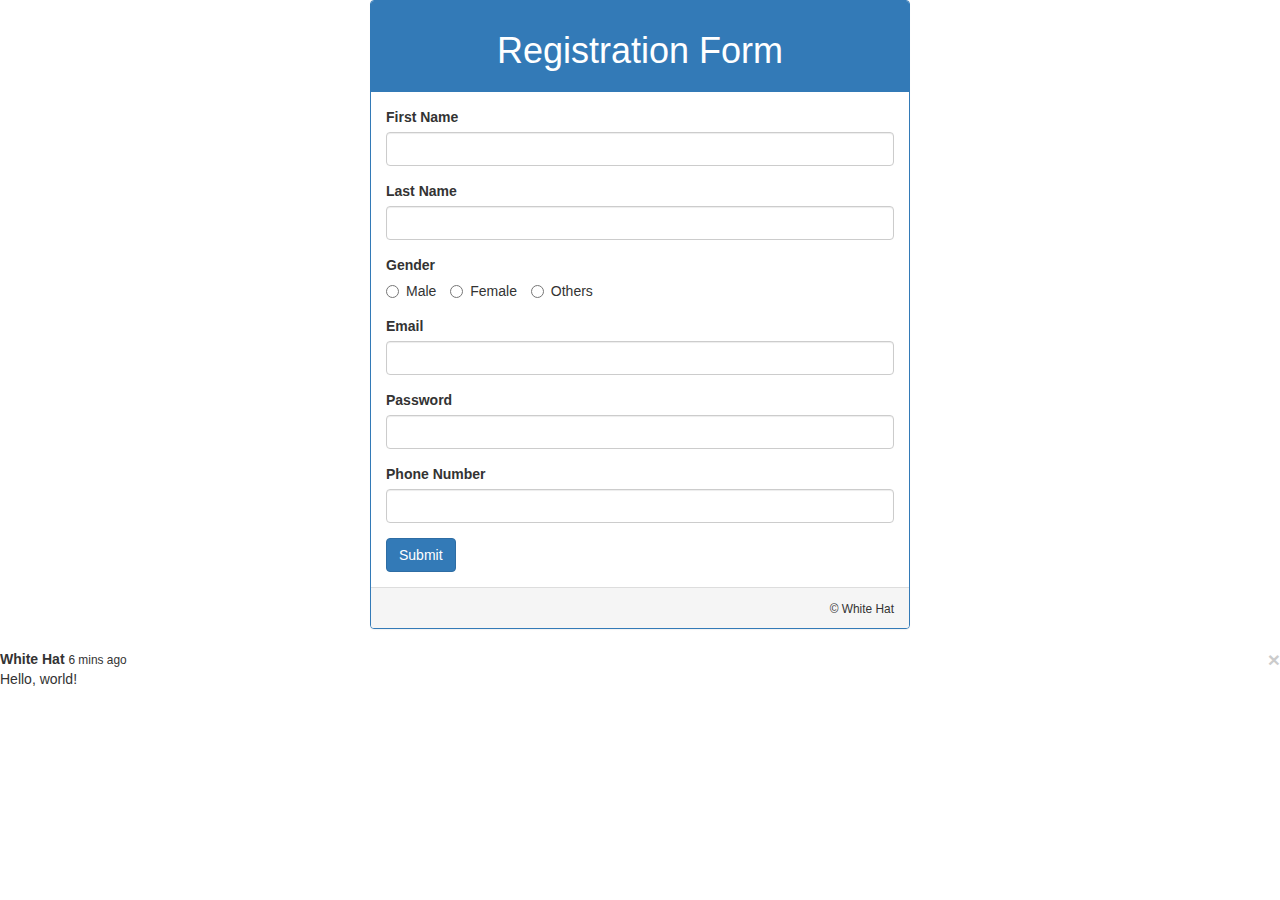
<file: 11_solve/index.html>
<!DOCTYPE html>
<html>

<head>
    <title>Registration Page</title>
    <link rel="stylesheet" type="text/css" href="css/bootstrap.css" />
</head>

<body>
    <div class="container">
        <div class="row col-md-6 col-md-offset-3">
            <div class="panel panel-primary">
                <div class="panel-heading text-center">
                    <h1>Registration Form</h1>
                </div>
                <div class="panel-body">
                    <form action="connect.php" method="post">
                        <div class="form-group">
                            <label for="firstName">First Name</label>
                            <input type="text" class="form-control" id="firstName" name="firstName" />
                        </div>
                        <div class="form-group">
                            <label for="lastName">Last Name</label>
                            <input type="text" class="form-control" id="lastName" name="lastName" />
                        </div>
                        <div class="form-group">
                            <label for="gender">Gender</label>
                            <div>
                                <label for="male" class="radio-inline"><input type="radio" name="gender" value="m" id="male"/>Male</label>
                                <label for="female" class="radio-inline"><input type="radio" name="gender" value="f" id="female"/>Female</label>
                                <label for="others" class="radio-inline"><input type="radio" name="gender" value="o" id="others"/>Others</label>
                            </div>
                        </div>
                        <div class="form-group">
                            <label for="email">Email</label>
                            <input type="text" class="form-control" id="email" name="email" />
                        </div>
                        <div class="form-group">
                            <label for="password">Password</label>
                            <input type="password" class="form-control" id="password" name="password" />
                        </div>
                        <div class="form-group">
                            <label for="number">Phone Number</label>
                            <input type="number" class="form-control" id="number" name="number" />
                        </div>
                        <input type="submit" class="btn btn-primary" />
                    </form>
                </div>
                <div class="panel-footer text-right">
                    <small>&copy; White Hat</small>
                </div>
            </div>
        </div>
    </div>
    <div class="toast" role="alert" aria-live="assertive" aria-atomic="true">
        <div class="toast-header">
            <strong class="mr-auto">White Hat</strong>
            <small>6 mins ago</small>
            <button type="button" class="ml-2 mb-1 close" data-dismiss="toast" aria-label="Close">
      <span aria-hidden="true">&times;</span>
    </button>
        </div>
        <div class="toast-body">
            Hello, world!
        </div>
    </div>
</body>

</html>
</file>
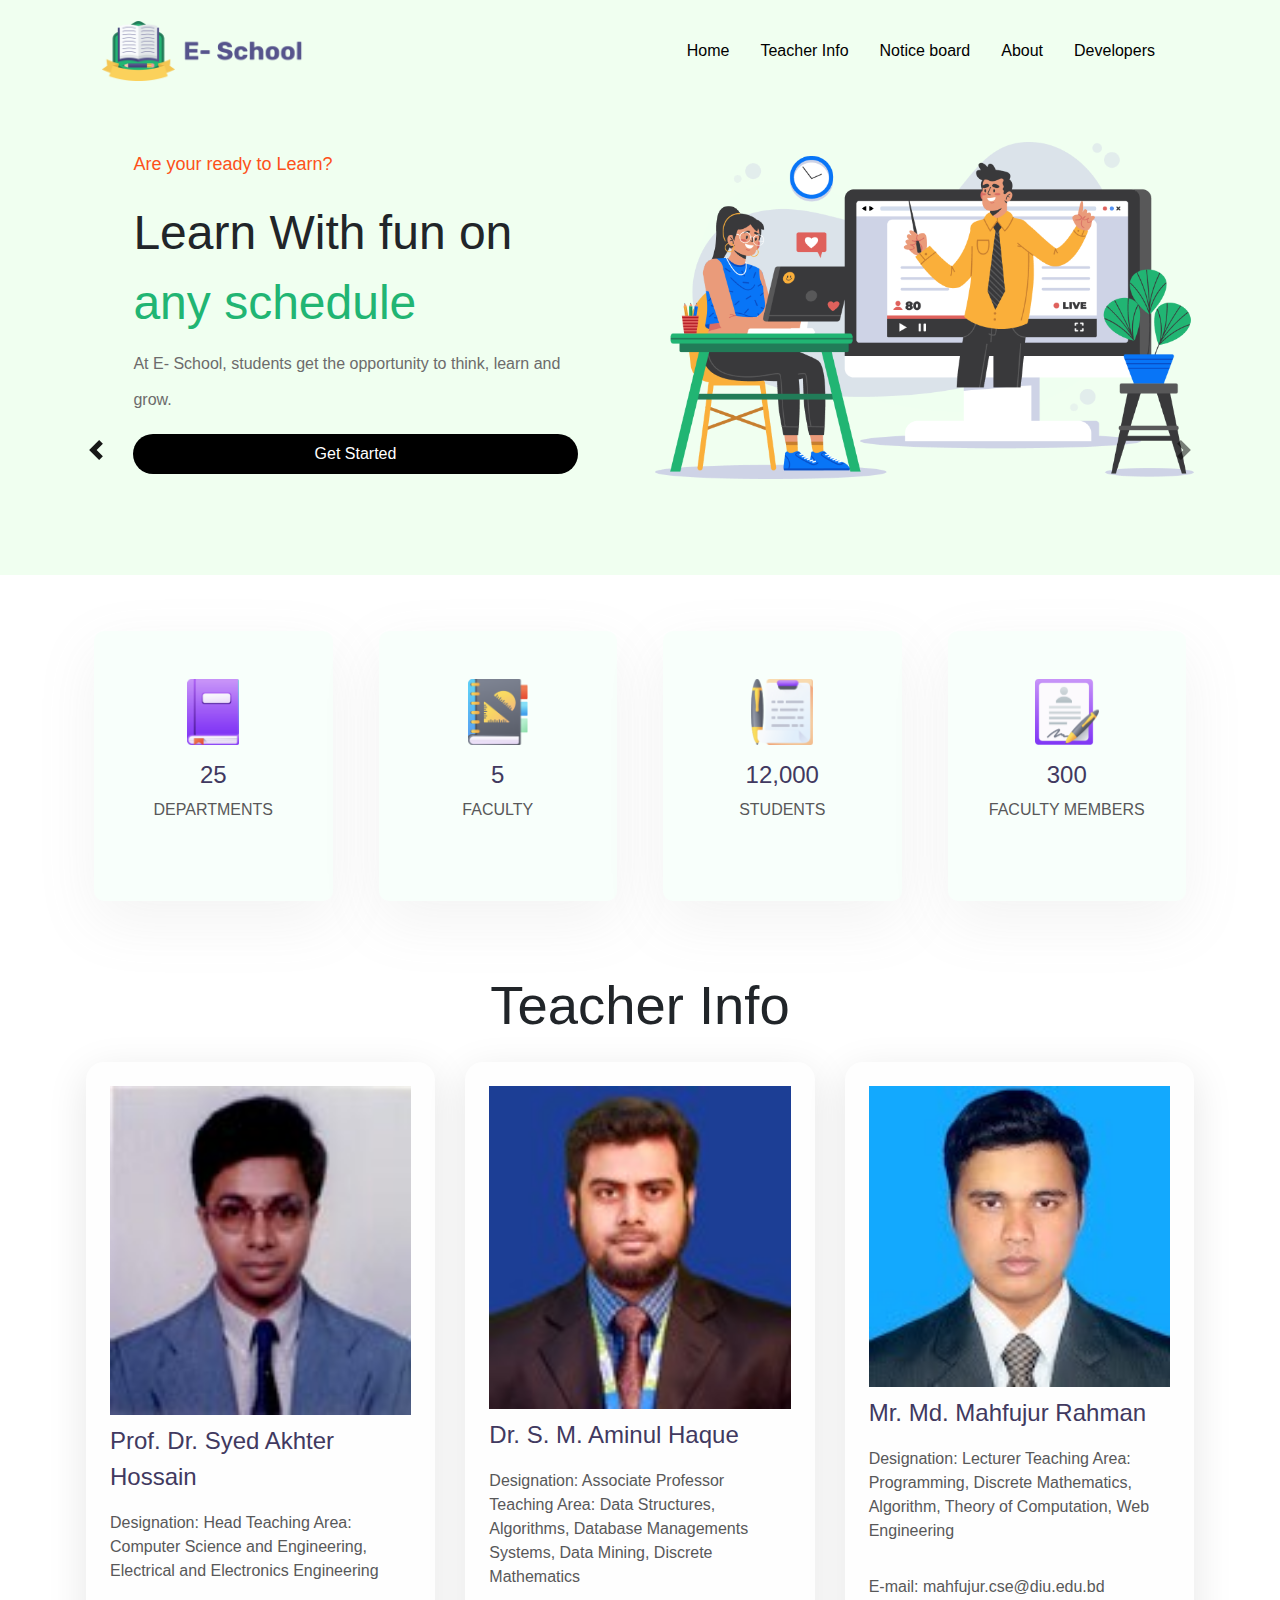
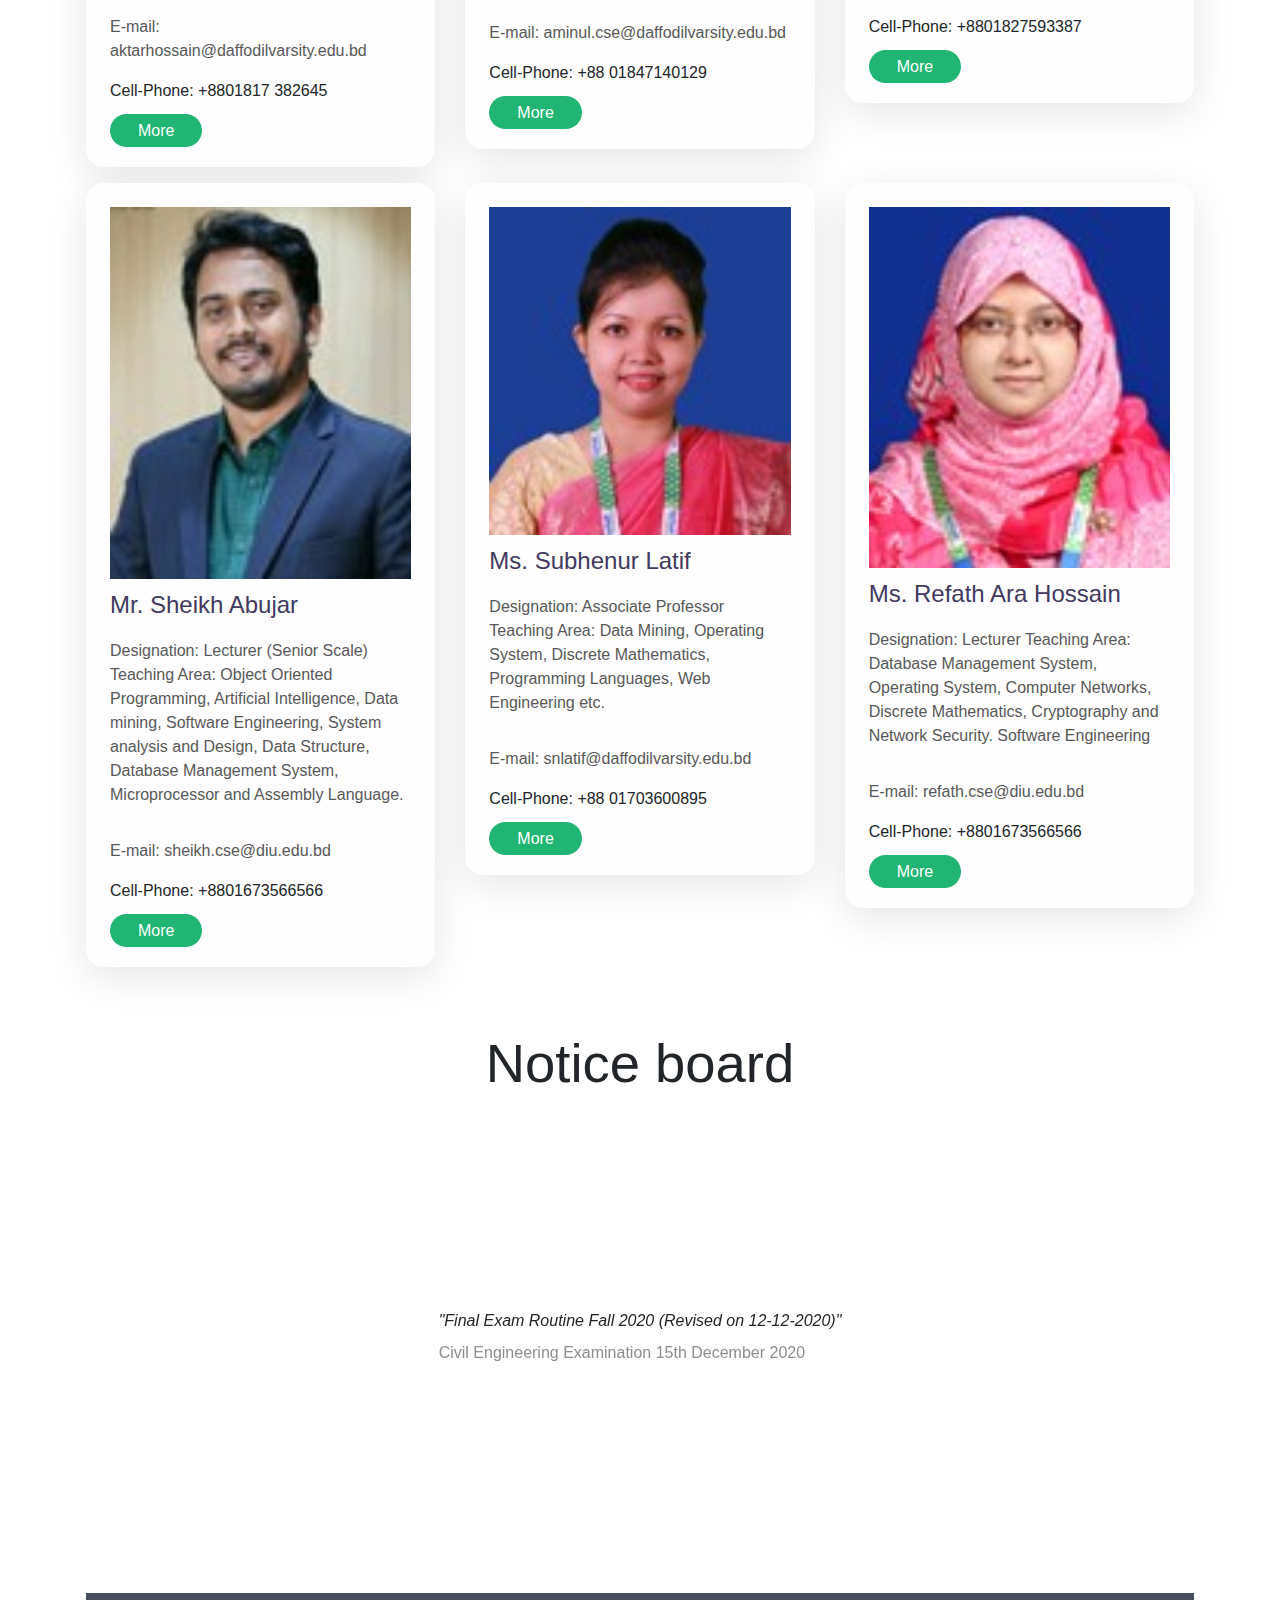
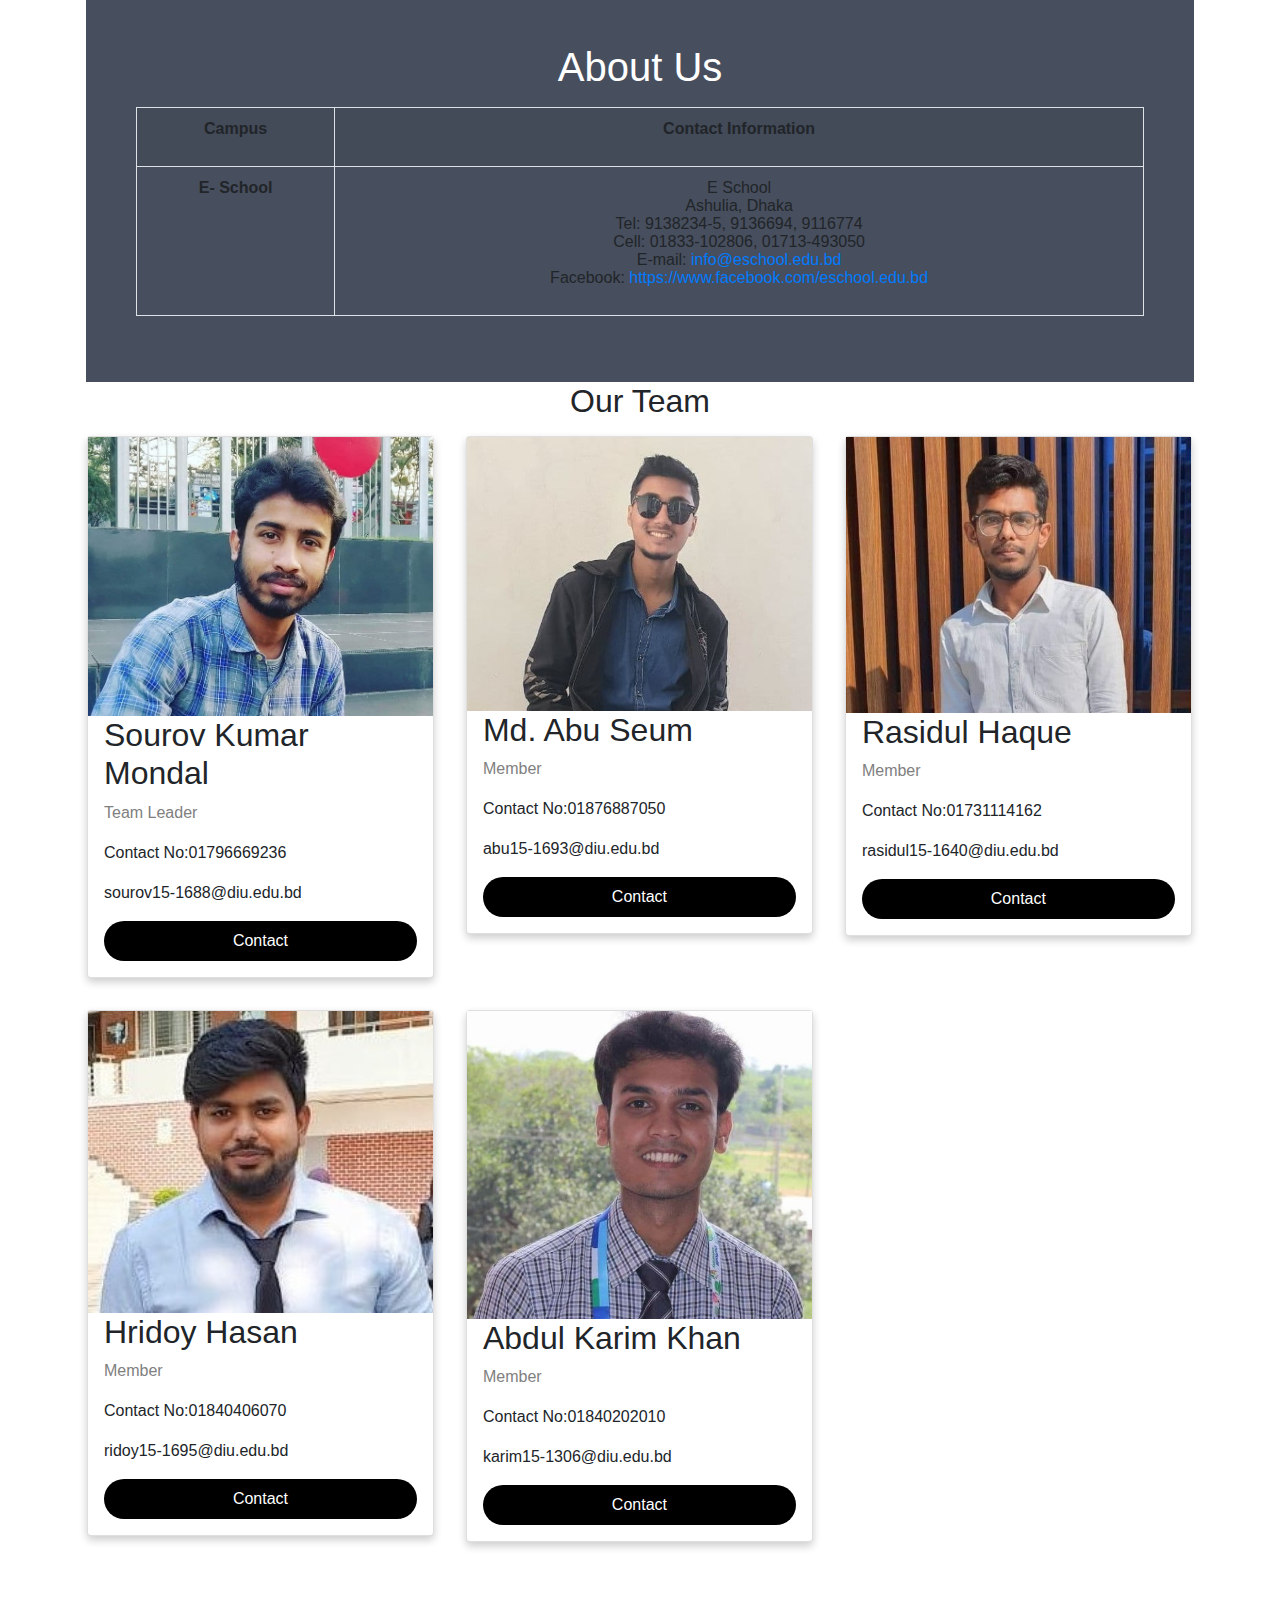
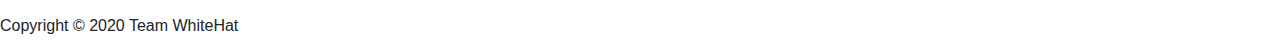
<file: 3_solve/index.html>
<html lang="en">

<head>
    <!-- Required meta tags -->
    <meta charset="utf-8">
    <meta name="viewport" content="width=device-width, initial-scale=1, shrink-to-fit=no">

    <!-- Bootstrap CSS -->
    <link rel="stylesheet" href="https://maxcdn.bootstrapcdn.com/bootstrap/4.0.0/css/bootstrap.min.css" integrity="sha384-Gn5384xqQ1aoWXA+058RXPxPg6fy4IWvTNh0E263XmFcJlSAwiGgFAW/dAiS6JXm" crossorigin="anonymous">
    <!-- Style.css -->
    <link rel="stylesheet" href="css/style.css">
    <title>E-School</title>
</head>

<body>
    <!-- Hero Section -->
    <div class="hero pb-5">
        <!-- Navigation -->
        <div class="container">
            <nav class="navbar navbar-expand-lg navbar-light pt-3">
                <a href="index.html" class="navbar-brand">
                    <img src="images/ICON/Logo.png" alt="E-school Logo" height="60px" width="auto">
                </a>
                <button class="navbar-toggler" type="button" data-toggle="collapse" data-target="#navbar-main">
                    <span class="navbar-toggler-icon"></span>
                </button>

                <div class="collapse navbar-collapse" id="navbar-main">
                    <ul class="navbar-nav ml-auto align-items-center">
                        <li class="nav-item"><a href="#Home" class="nav-link">Home</a></li>
                        <li class="nav-item"><a href="#courses" class="nav-link"> Teacher Info</a></li>
                        <li class="nav-item"><a href="#notice" class="nav-link">Notice board</a></li>
                        <li class="nav-item"><a href="#about" class="nav-link">About</a></li>
                        <li class="nav-item"><a href="#developers" class="nav-link">Developers</a></li>
                    </ul>
                </div>
            </nav>

        </div>
        <!-- End -->

        <!-- Getting Started -->
        <SECTION id="Home">
            <div class="container">
                <div class="row align-items-center justify-content-between">
                    <div class="col-lg-5 offset-col-1 d-flex flex-column justify-content-center hero-texts order-sm-2 order-1">
                        <p><span class="orange">Are your ready to Learn?</span></p>
                        <h1>Learn With fun on <span class="green">any schedule</span></h1>
                        <p>At E- School, students get the opportunity to think, learn and grow.</p>
                        <a class="button" href="#courses">Get Started</a>
                    </div>
                    <div class="col-lg-6 order-sm-1 order-lg-2 my-sm-5">
                        <img src="images/Photos/Illustration.png" alt="" class="w-100">
                    </div>
                </div>
            </div>
            <!-- End -->
    </div>
    <!-- End -->
    </SECTION>

    <!-- Cards Section -->
    <section class="cards my-5">
        <div class="container">
            <div class="row">
                <div class="col-lg-3 col-md-6 mb-3">
                    <div class="card d-flex align-items-center pt-5">
                        <img src="images/ICON/book.png" alt="" class="mb-3">
                        <h1>25</h1>
                        <p>DEPARTMENTS</p>
                    </div>
                </div>
                <div class="col-lg-3 col-md-6 mb-3">
                    <div class="card d-flex align-items-center pt-5">
                        <img src="images/ICON/Students.png" alt="" class="mb-3">
                        <h1>5</h1>
                        <p>FACULTY</p>
                    </div>
                </div>
                <div class="col-lg-3 col-md-6 mb-3">
                    <div class="card d-flex align-items-center pt-5">
                        <img src="images/ICON/Test.png" alt="" class="mb-3">
                        <h1>12,000</h1>
                        <p>STUDENTS</p>
                    </div>
                </div>
                <div class="col-lg-3 col-md-6 mb-3">
                    <div class="card d-flex align-items-center pt-5">
                        <img src="images/ICON/Student.png" alt="" class="mb-3">
                        <h1>300</h1>
                        <p>FACULTY MEMBERS</p>
                    </div>
                </div>
            </div>
        </div>
    </section>
    <!-- End -->

    <!-- Courses -->

    <section class="courses my-5" id="courses">
        <div class="container">
            <header class="pb-3">
                <h1>Teacher Info</h1>
            </header>
            <!-- Course Cards -->
            <div class="row">
                <div class="col-lg-4 mb-sm-3">
                    <div class="course px-4 pt-4">
                        <img src="images/Photos/akhter.jpg" alt="">
                        <h2 class="py-2">Prof. Dr. Syed Akhter Hossain</h2>
                        <p class="pb-3">Designation: Head Teaching Area: Computer Science and Engineering, Electrical and Electronics Engineering
                            <p>E-mail: aktarhossain@daffodilvarsity.edu.bd</p>
                            Cell-Phone: +8801817 382645
                        </p>
                        <a class="button-small" href="#">More</a>
                        <div class="course-footer d-flex justify-content-between mt-4">

                        </div>
                    </div>
                </div>
                <div class="col-lg-4 mb-sm-3">
                    <div class="course px-4 pt-4">
                        <img src="images/Photos/aminul.jpg" alt="">
                        <h2 class="py-2">Dr. S. M. Aminul Haque</h2>
                        <p class="pb-3">Designation: Associate Professor Teaching Area: Data Structures, Algorithms, Database Managements Systems, Data Mining, Discrete Mathematics
                            <p>E-mail: aminul.cse@daffodilvarsity.edu.bd</p>
                            Cell-Phone: +88 01847140129
                        </p>
                        <a class="button-small" href="#">More</a>
                        <div class="course-footer d-flex justify-content-between mt-4">

                        </div>
                    </div>
                </div>
                <div class="col-lg-4 mb-sm-3">
                    <div class="course px-4 pt-4">
                        <img src="images/Photos/raju.jpg" alt="">
                        <h2 class="py-2">Mr. Md. Mahfujur Rahman</h2>
                        <p class="pb-3">Designation: Lecturer Teaching Area: Programming, Discrete Mathematics, Algorithm, Theory of Computation, Web Engineering
                            <p>E-mail: mahfujur.cse@diu.edu.bd</p>
                            Cell-Phone: +8801827593387
                        </p>
                        <a class="button-small" href="#">More</a>
                        <div class="course-footer d-flex justify-content-between mt-4">

                        </div>
                    </div>
                </div>
                <div class="col-lg-4 mb-sm-3">
                    <div class="course px-4 pt-4">
                        <img src="images/Photos/abuzar.jpg" alt="">
                        <h2 class="py-2">Mr. Sheikh Abujar</h2>
                        <p class="pb-3">Designation: Lecturer (Senior Scale) Teaching Area: Object Oriented Programming, Artificial Intelligence, Data mining, Software Engineering, System analysis and Design, Data Structure, Database Management System, Microprocessor
                            and Assembly Language.
                            <p>E-mail: sheikh.cse@diu.edu.bd</p>
                            Cell-Phone: +8801673566566
                        </p>
                        <a class="button-small" href="#">More</a>
                        <div class="course-footer d-flex justify-content-between mt-4">

                        </div>
                    </div>
                </div>
                <div class="col-lg-4 mb-sm-3">
                    <div class="course px-4 pt-4">
                        <img src="images/Photos/latif.jpg" alt="">
                        <h2 class="py-2">Ms. Subhenur Latif</h2>
                        <p class="pb-3">Designation: Associate Professor Teaching Area: Data Mining, Operating System, Discrete Mathematics, Programming Languages, Web Engineering etc.
                            <p>E-mail: snlatif@daffodilvarsity.edu.bd</p>
                            Cell-Phone: +88 01703600895
                        </p>
                        <a class="button-small" href="#">More</a>
                        <div class="course-footer d-flex justify-content-between mt-4">

                        </div>
                    </div>
                </div>
                <div class="col-lg-4 mb-sm-3">
                    <div class="course px-4 pt-4">
                        <img src="images/Photos/hossain.jpg" alt="">
                        <h2 class="py-2">Ms. Refath Ara Hossain</h2>
                        <p class="pb-3">Designation: Lecturer Teaching Area: Database Management System, Operating System, Computer Networks, Discrete Mathematics, Cryptography and Network Security. Software Engineering
                            <p>E-mail: refath.cse@diu.edu.bd</p>
                            Cell-Phone: +8801673566566
                        </p>
                        <a class="button-small" href="#">More</a>

                        <div class="course-footer d-flex justify-content-between mt-4">

                        </div>
                    </div>
                </div>
            </div>

        </div>
    </section>
    <!-- End -->

    <!-- Testimonials -->
    <section class="testimonials" id="notice">
        <header>
            <h1>Notice board</h1>
        </header>
        <div id="carouselExampleControls" class="carousel slide" data-ride="carousel">
            <div class="carousel-inner my-5">
                <div class="carousel-item active">
                    <div class="testimony d-flex justify-content-center align-items-center flex-column  flex-lg-row px-5">

                        <p class="w-sm-75">"Final Exam Routine Fall 2020 (Revised on 12-12-2020)"
                            <span class="occupation"><br>Civil Engineering
                           Examination
                           15th December 2020
                          </span></p>
                    </div>
                </div>
                <div class="carousel-item">
                    <div class="testimony d-flex justify-content-center align-items-center flex-column  flex-lg-row px-5">

                        <p class="w-sm-75">"The Updated Routine for Final Examination"
                            <span class="occupation"><br>Software Engineering Examination 15th December 2020</span>
                        </p>
                    </div>
                </div>
                <div class="carousel-item">
                    <div class="testimony d-flex justify-content-center align-items-center flex-column  flex-lg-row px-5">

                        <p class="w-sm-75">"BSS (Hons) and MSS Final Exam routine. Fall 2020"
                            <span class="occupation"><br>Journalism & Mass Communication Examination 14th December 2020</span>
                        </p>
                    </div>
                </div>

            </div>
            <div class="carousel-item">
                <div class="testimony d-flex justify-content-center align-items-center flex-column  flex-lg-row px-5">

                    <p class="w-sm-75">"Fees Payment Schedule of Fall'2020 Final Examination"
                        <span class="occupation"><br>Development Studies Academic 13th December 2020</span>
                    </p>
                </div>
            </div>
            <div class="carousel-item">
                <div class="testimony d-flex justify-content-center align-items-center flex-column  flex-lg-row px-5">

                    <p class="w-sm-75">" Notice for Thesis/Defense Board-211"
                        <span class="occupation"><br> Electrical and Electronic Engineering Academic 10th December 2020</span>
                    </p>
                </div>
            </div>
            <div class="carousel-item">
                <div class="testimony d-flex justify-content-center align-items-center flex-column  flex-lg-row px-5">

                    <p class="w-sm-75">"Video Tutorial Regarding How to Issue A Support Ticket for Accounts Service"
                        <span class="occupation"><br>Computer Science and Engineering Tuition Fee 10th December 2020</span>

                    </p>
                </div>
            </div>
        </div>
        <a class="carousel-control-prev" href="#carouselExampleControls" role="button" data-slide="prev">
            <span class="carousel-control-prev-icon" aria-hidden="true"></span>
            <span class="sr-only">Previous</span>
        </a>
        <a class="carousel-control-next" href="#carouselExampleControls" role="button" data-slide="next">
            <span class="carousel-control-next-icon" aria-hidden="true"></span>
            <span class="sr-only">Next</span>
        </a>
        </div>
    </section>
    <!-- End -->



    <!-- Footer -->

    <div class="container">

        <div class="about-section">

            <section id="about">
                <h1>About Us</h1>
                <p></p>
                <table class="table table-bordered table-condenced table-striped table-hover" style="width: 100%;">
                    <tbody>
                        <tr>
                            <td>
                                <p align="center"><strong>Campus</strong></p>
                            </td>
                            <td>
                                <p align="center"><strong>Contact Information</strong></p>
                            </td>
                        </tr>
                        <tr>
                            <td>
                                <p align="center"><strong>E- School<br></strong></p>
                            </td>
                            <td>
                                <p align="center">E School<br>Ashulia, Dhaka<br>Tel: 9138234-5, 9136694, 9116774<br>Cell: 01833-102806, 01713-493050<br>E-mail: <a href="mailto:info@daffodilvarsity.edu.bd">info@eschool.edu.bd</a><br>Facebook: <a href="https://www.facebook.com/eschool.edu.bd"
                                        target="_blank" rel="noopener">https://www.facebook.com/eschool.edu.bd</a></p>
                            </td>
                        </tr>
                    </tbody>
                </table>

        </div>
        <section id="developers">
            <h2 style="text-align:center">Our Team</h2>
        </section>
        <div class="row">
            <div class="column">
                <div class="card">
                    <img src="images/Photos/sourov.jpg" alt="Jane" style="width:100%">
                    <div class="container">
                        <h2>Sourov Kumar Mondal</h2>
                        <p class="title">Team Leader</p>
                        <p>Contact No:01796669236</p>
                        <p>sourov15-1688@diu.edu.bd</p>
                        <p><button class="button">Contact</button></p>
                    </div>
                </div>
            </div>

            <div class="column">
                <div class="card">
                    <img src="images/Photos/seum.jpg" alt="Mike" style="width:100%">
                    <div class="container">
                        <h2>Md. Abu Seum</h2>
                        <p class="title">Member</p>
                        <p>Contact No:01876887050</p>
                        <p>abu15-1693@diu.edu.bd</p>
                        <p><button class="button">Contact</button></p>
                    </div>
                </div>
            </div>

            <div class="column">
                <div class="card">
                    <img src="images/Photos/rashidul.jpg" alt="John" style="width:100%">
                    <div class="container">
                        <h2>Rasidul Haque</h2>
                        <p class="title">Member</p>
                        <p>Contact No:01731114162</p>
                        <p>rasidul15-1640@diu.edu.bd</p>
                        <p><button class="button">Contact</button></p>
                    </div>
                </div>
            </div>


            <div class="column">
                <div class="card">
                    <img src="images/Photos/Hridoy.jpg" alt="John" style="width:100%">
                    <div class="container">
                        <h2>Hridoy Hasan</h2>
                        <p class="title">Member</p>
                        <p>Contact No:01840406070</p>
                        <p>ridoy15-1695@diu.edu.bd</p>
                        <p><button class="button">Contact</button></p>
                    </div>
                </div>
            </div>
            <div class="column">
                <div class="card">
                    <img src="images/Photos/Karim.jpg" alt="John" style="width:100%">
                    <div class="container">
                        <h2>Abdul Karim Khan</h2>
                        <p class="title">Member</p>
                        <p>Contact No:01840202010</p>
                        <p>karim15-1306@diu.edu.bd</p>
                        <p><button class="button">Contact</button></p>
                    </div>
                </div>
            </div>


        </div>

    </div>
    <div class="copyright">
        <p class="m-0 pt-5 pb-3">
            Copyright © 2020 Team WhiteHat
        </p>
    </div>
    </div>
    </footer>
    <!-- End -->
    </section>

    <!-- Optional JavaScript -->
    <!-- jQuery first, then Popper.js, then Bootstrap JS -->
    <script src="https://code.jquery.com/jquery-3.2.1.slim.min.js" integrity="sha384-KJ3o2DKtIkvYIK3UENzmM7KCkRr/rE9/Qpg6aAZGJwFDMVNA/GpGFF93hXpG5KkN" crossorigin="anonymous"></script>
    <script src="https://cdnjs.cloudflare.com/ajax/libs/popper.js/1.12.9/umd/popper.min.js" integrity="sha384-ApNbgh9B+Y1QKtv3Rn7W3mgPxhU9K/ScQsAP7hUibX39j7fakFPskvXusvfa0b4Q" crossorigin="anonymous"></script>
    <script src="https://maxcdn.bootstrapcdn.com/bootstrap/4.0.0/js/bootstrap.min.js" integrity="sha384-JZR6Spejh4U02d8jOt6vLEHfe/JQGiRRSQQxSfFWpi1MquVdAyjUar5+76PVCmYl" crossorigin="anonymous"></script>
</body>

</html>
</file>
<file: 3_solve/css/style.css>
@import url("https://fonts.googleapis.com/css2?family=Poppins:wght@300;400;500;600&display=swap");
html, body {
  font-family: 'Poppins', sans-serif;
}

.button, .button-small {
  width: -webkit-max-content;
  width: -moz-max-content;
  width: max-content;
  color: white;
  background: #21B573;
  border: none;
  border-radius: 33px;
  -webkit-transition: all .2s ease-in-out;
  transition: all .2s ease-in-out;
}

.button:hover, .button-small:hover {
  text-decoration: none;
  color: white;
  -webkit-transform: translateY(-5%);
          transform: translateY(-5%);
}

.button {
  padding: 12px 36px;
}

.button-small {
  padding: 8px 28px;
}

nav #navbar-main ul li a {
  color: black;
  font-size: 1em;
  margin-right: 15px;
}

.hero, nav {
  background-color: #F0FFF0;
}

.hero-texts p {
  color: #6C6B6B;
  line-height: 2.25em;
}

.hero-texts h1 {
  font-size: 3em;
  line-height: 70px;
}

.hero-texts h1 .green {
  color: #21B573;
}

.hero-texts .orange {
  color: #FD511A;
  font-size: 18px;
  font-weight: 500;
}

.cards .card {
  background-color: #F8FFFB;
  height: 270px;
  border: none;
  border-radius: 10px;
  -webkit-box-shadow: 0px 20px 60px rgba(141, 141, 141, 0.1);
          box-shadow: 0px 20px 60px rgba(141, 141, 141, 0.1);
  -webkit-transition: all .2s ease-in-out;
  transition: all .2s ease-in-out;
}

.cards .card img {
  height: 30%;
}

.cards .card h1 {
  font-size: 1.5em;
  color: #413960;
}

.cards .card p {
  color: #585859;
}

.cards .card:hover {
  -webkit-transform: scale(1.1);
          transform: scale(1.1);
  background-color: white;
  -webkit-box-shadow: 0px 20px 40px rgba(0, 0, 0, 0.1);
          box-shadow: 0px 20px 40px rgba(0, 0, 0, 0.1);
}

.courses header h1 {
  text-align: center;
  font-size: 3.4em;
}

.courses .course {
  background: #FEFEFE;
  -webkit-box-shadow: 0px 10px 40px rgba(0, 0, 0, 0.1);
          box-shadow: 0px 10px 40px rgba(0, 0, 0, 0.1);
  border-radius: 18px;
  -webkit-transition: all .2s ease-in-out;
  transition: all .2s ease-in-out;
}

.courses .course img {
  width: 100%;
}

.courses .course h2 {
  color: #413960;
  font-weight: 500;
  font-size: 24px;
  line-height: 36px;
}

.courses .course p {
  color: #585859;
  font-weight: normal;
  font-size: 16px;
  line-height: 24px;
}

.courses .course .course-footer {
  font-weight: 500;
  font-size: 16px;
  color: #585859;
}

.courses .course .course-footer img {
  width: 25px;
  height: 20px;
  padding-right: 5px;
}

.courses .course .course-footer p {
  font-size: 14px;
}

.courses .course:hover {
  -webkit-box-shadow: 0px 10px 40px rgba(0, 0, 0, 0.2);
          box-shadow: 0px 10px 40px rgba(0, 0, 0, 0.2);
  -webkit-transform: scale(1.05);
          transform: scale(1.05);
}

.testimonials header h1 {
  text-align: center;
  font-size: 3.4em;
}

.testimonials .carousel-control-prev-icon {
  background-image: url("data:image/svg+xml;charset=utf8,%3Csvg xmlns='http://www.w3.org/2000/svg' fill='%23000' viewBox='0 0 8 8'%3E%3Cpath d='M5.25 0l-4 4 4 4 1.5-1.5-2.5-2.5 2.5-2.5-1.5-1.5z'/%3E%3C/svg%3E") !important;
}

.testimonials .carousel-control-next-icon {
  background-image: url("data:image/svg+xml;charset=utf8,%3Csvg xmlns='http://www.w3.org/2000/svg' fill='%23000' viewBox='0 0 8 8'%3E%3Cpath d='M2.75 0l-1.5 1.5 2.5 2.5-2.5 2.5 1.5 1.5 4-4-4-4z'/%3E%3C/svg%3E") !important;
}

.testimonials .carousel-item .testimony {
  height: 400px;
}

.testimonials .carousel-item .testimony img {
  width: 120px;
  height: 120px;
}

.testimonials .carousel-item .testimony p {
  font-style: italic;
}

.testimonials .carousel-item .testimony p .occupation {
  color: rgba(107, 107, 107, 0.767);
  font-style: normal;
  line-height: 2em;
}

.newsletter {
  background-color: #21B573;
}

.newsletter h2.subscribe {
  color: white;
  text-align: center;
}

.newsletter .form-control {
  max-width: 300px;
}

.newsletter .form-control::-webkit-input-placeholder {
  font-size: 14px;
  color: #6c6b6ba4;
}

.newsletter .form-control:-ms-input-placeholder {
  font-size: 14px;
  color: #6c6b6ba4;
}

.newsletter .form-control::-ms-input-placeholder {
  font-size: 14px;
  color: #6c6b6ba4;
}

.newsletter .form-control::placeholder {
  font-size: 14px;
  color: #6c6b6ba4;
}

footer {
  background-color: #282531;
}

footer .container .row .col-md-3 p {
  color: white;
  font-style: 24px;
  font-weight: 500;
}

footer .container .row .col-md-3 ul li {
  list-style: none;
}

footer .container .row .col-md-3 ul li a {
  text-decoration: none;
  line-height: 30px;
  color: white;
  font-weight: 300;
}

footer .container .copyright {
  color: #cdcdcd;
  text-align: center;
}
body {
  font-family: Arial, Helvetica, sans-serif;
  margin: 0;
}

html {
  box-sizing: border-box;
}

*, *:before, *:after {
  box-sizing: inherit;
}

.column {
  float: left;
  width: 33.3%;
  margin-bottom: 16px;
  padding: 0 8px;
}

.card {
  box-shadow: 0 4px 8px 0 rgba(0, 0, 0, 0.2);
  margin: 8px;
}

.about-section {
  padding: 50px;
  text-align: center;
  background-color: #474e5d;
  color: white;
}

.container {
  padding: 0 16px;
}

.container::after, .row::after {
  content: "";
  clear: both;
  display: table;
}

.title {
  color: grey;
}

.button {
  border: none;
  outline: 0;
  display: inline-block;
  padding: 8px;
  color: white;
  background-color: #000;
  text-align: center;
  cursor: pointer;
  width: 100%;
}

.button:hover {
  background-color: #555;
}

@media screen and (max-width: 650px) {
  .column {
    width: 100%;
    display: block;
  }
}
</file>
